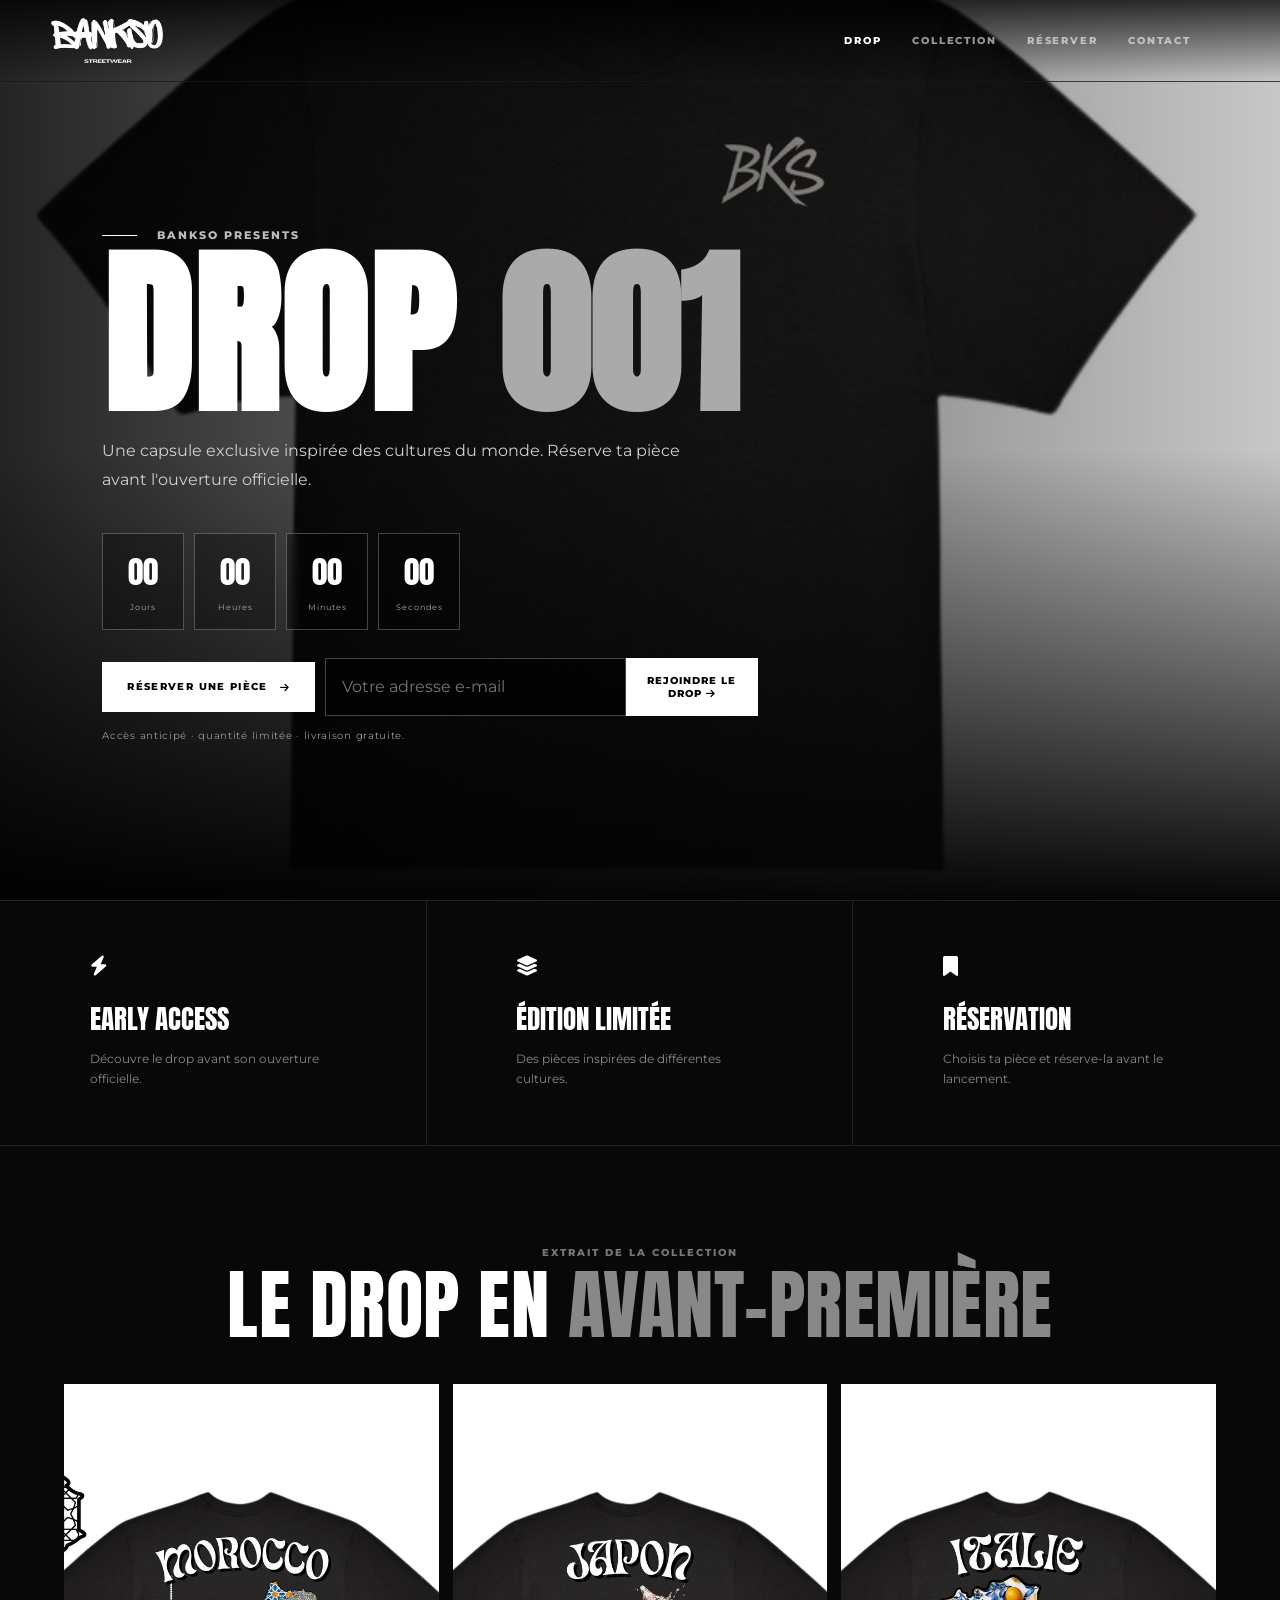
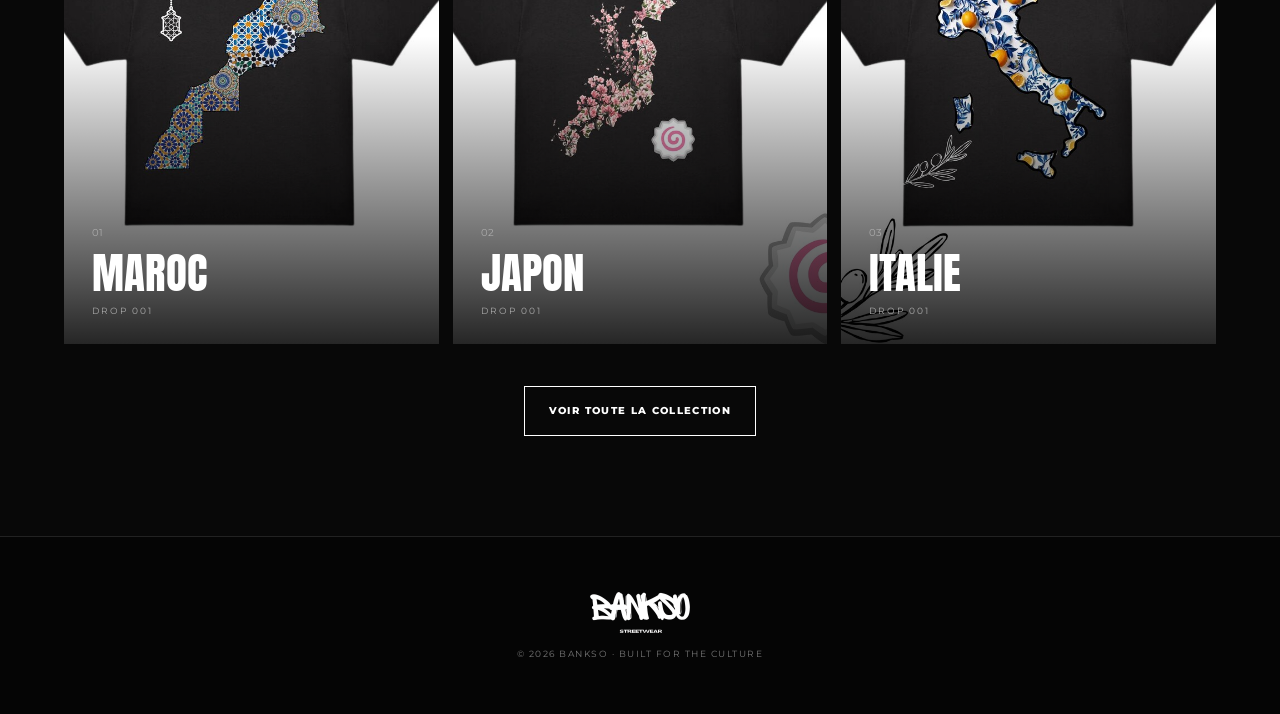
<file: bankso_work/index.html>
<!doctype html>
<html lang="fr">
<head>
<meta charset="utf-8"><meta name="viewport" content="width=device-width, initial-scale=1, viewport-fit=cover">
<meta name="theme-color" content="#070707">
<meta name="description" content="BANKSO — Drop 001. Découvre la capsule et réserve ta pièce.">
<title>BANKSO — Drop 001</title>
<link rel="preconnect" href="https://fonts.googleapis.com"><link rel="preconnect" href="https://fonts.gstatic.com" crossorigin>
<link href="https://fonts.googleapis.com/css2?family=Anton&family=Montserrat:wght@400;500;600;700;800&display=swap" rel="stylesheet">
<link rel="stylesheet" href="https://cdnjs.cloudflare.com/ajax/libs/font-awesome/6.7.1/css/all.min.css">
<link rel="stylesheet" href="css/shared.css"><link rel="stylesheet" href="css/drop.css">
<script src="js/config.js" defer></script><script src="js/site.js" defer></script><script src="js/drop.js" defer></script>
</head>
<body>
<div class="video-container"><video autoplay muted loop playsinline poster="images/front-bks.jpg"><source src="images/drop.mp4" type="video/mp4"></video><div class="overlay"></div></div>
<header class="site-header">
<a class="logo" href="index.html" aria-label="BANKSO"><img src="images/logo.png" alt="BANKSO"></a>
<button class="menu-toggle" type="button" aria-label="Ouvrir le menu" aria-expanded="false"><i class="fa-solid fa-bars"></i></button>
<nav aria-label="Navigation principale"><a class="active" href="index.html">DROP</a><a href="collection.html">COLLECTION</a><a href="reservation.html">RÉSERVER</a><a href="contact.html">CONTACT</a></nav>
<div class="header-icons"><a href="reservation.html" aria-label="Réservations"><i class="fa-regular fa-bookmark"></i><span class="reservation-count">0</span></a></div>
</header>
<main>
<section class="hero">
<p class="eyebrow"><span></span>BANKSO PRESENTS</p><h1>DROP <em>001</em></h1>
<p class="lead">Une capsule exclusive inspirée des cultures du monde. Réserve ta pièce avant l'ouverture officielle.</p>
<div class="countdown" aria-label="Compte à rebours"><div class="time"><strong id="days">00</strong><span>Jours</span></div><div class="time"><strong id="hours">00</strong><span>Heures</span></div><div class="time"><strong id="minutes">00</strong><span>Minutes</span></div><div class="time"><strong id="seconds">00</strong><span>Secondes</span></div></div>
<div class="hero-actions"><a class="btn btn-primary" href="reservation.html">RÉSERVER UNE PIÈCE <i class="fa-solid fa-arrow-right"></i></a>
<form class="waitlist" id="waitlist-form"><label class="sr-only" for="waitlist-email">Votre e-mail</label><input id="waitlist-email" name="email" type="email" autocomplete="email" placeholder="Votre adresse e-mail" required><button type="submit">REJOINDRE LE DROP <i class="fa-solid fa-arrow-right"></i></button></form></div>
<p class="confirmation" id="waitlist-confirmation">Accès anticipé · quantité limitée · livraison gratuite.</p>
</section>
<section class="features"><article class="feature"><i class="fa-solid fa-bolt"></i><h2>EARLY ACCESS</h2><p>Découvre le drop avant son ouverture officielle.</p></article><article class="feature"><i class="fa-solid fa-layer-group"></i><h2>ÉDITION LIMITÉE</h2><p>Des pièces inspirées de différentes cultures.</p></article><article class="feature"><i class="fa-solid fa-bookmark"></i><h2>RÉSERVATION</h2><p>Choisis ta pièce et réserve-la avant le lancement.</p></article></section>
<section class="preview" id="preview"><div class="section-heading"><p>EXTRAIT DE LA COLLECTION</p><h2>LE DROP EN <span>AVANT-PREMIÈRE</span></h2></div>
<div class="preview-grid">
<article class="product"><img src="images/back-morocco.jpg" alt="BANKSO Maroc"><div class="product-overlay"><span>01</span><h3>MAROC</h3><p>DROP 001</p></div></article>
<article class="product"><img src="images/back-japan.jpg" alt="BANKSO Japon"><div class="product-overlay"><span>02</span><h3>JAPON</h3><p>DROP 001</p></div></article>
<article class="product"><img src="images/back-italy.jpg" alt="BANKSO Italie"><div class="product-overlay"><span>03</span><h3>ITALIE</h3><p>DROP 001</p></div></article>
</div><div class="center-action"><a class="btn btn-outline" href="collection.html">VOIR TOUTE LA COLLECTION</a></div></section>
</main><footer><img src="images/logo.png" alt="BANKSO"><p>© 2026 BANKSO · BUILT FOR THE CULTURE</p></footer>
</body></html>
</file>
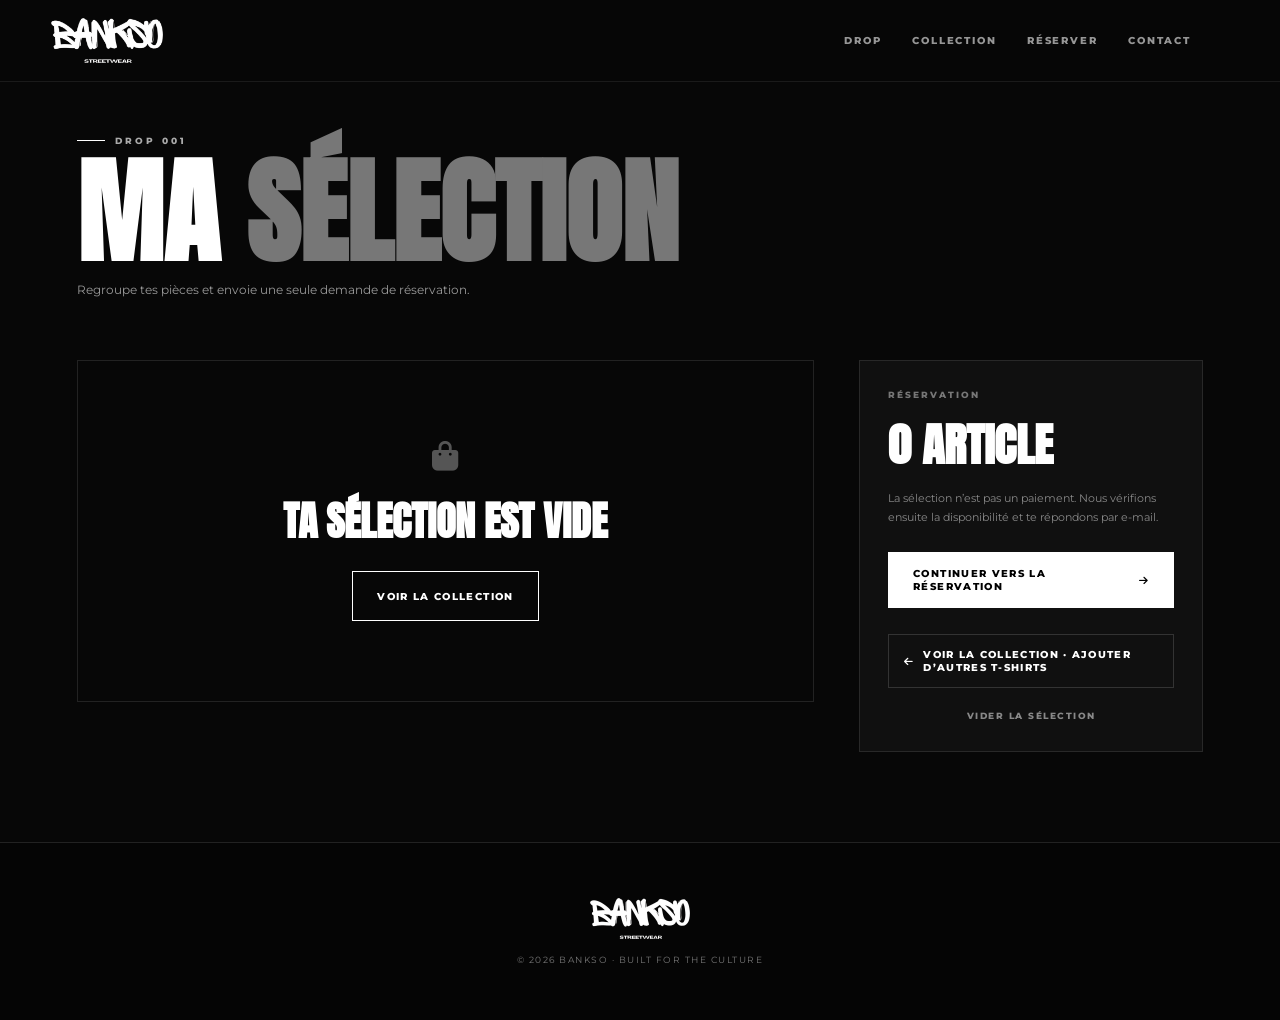
<file: bankso_work/cart.html>
<!doctype html><html lang="fr"><head><meta charset="utf-8"><meta name="viewport" content="width=device-width,initial-scale=1,viewport-fit=cover"><title>BANKSO — Ma sélection</title><link rel="preconnect" href="https://fonts.googleapis.com"><link rel="preconnect" href="https://fonts.gstatic.com" crossorigin><link href="https://fonts.googleapis.com/css2?family=Anton&family=Montserrat:wght@400;500;600;700;800&display=swap" rel="stylesheet"><link rel="stylesheet" href="https://cdnjs.cloudflare.com/ajax/libs/font-awesome/6.7.1/css/all.min.css"><link rel="stylesheet" href="css/shared.css"><link rel="stylesheet" href="css/cart.css"><script src="js/site.js" defer></script><script src="js/cart.js" defer></script></head><body><header class="site-header solid-header"><a class="logo" href="index.html"><img src="images/logo.png" alt="BANKSO"></a><button class="menu-toggle" type="button" aria-label="Menu" aria-expanded="false"><i class="fa-solid fa-bars"></i></button><nav><a href="index.html">DROP</a><a href="collection.html">COLLECTION</a><a href="reservation.html">RÉSERVER</a><a href="contact.html">CONTACT</a></nav></header><main class="cart-page"><section class="cart-head"><p class="eyebrow"><span></span> DROP 001</p><h1>MA <em>SÉLECTION</em></h1><p>Regroupe tes pièces et envoie une seule demande de réservation.</p></section><section class="cart-layout"><div id="bag-items"></div><aside class="cart-card"><p>RÉSERVATION</p><h2 id="bag-count">0 ARTICLE</h2><p>La sélection n’est pas un paiement. Nous vérifions ensuite la disponibilité et te répondons par e-mail.</p><a class="btn btn-primary" href="reservation.html">CONTINUER VERS LA RÉSERVATION <i class="fa-solid fa-arrow-right"></i></a><a class="collection-back" href="collection.html"><i class="fa-solid fa-arrow-left"></i> VOIR LA COLLECTION · AJOUTER D’AUTRES T-SHIRTS</a><button class="clear" id="clear">VIDER LA SÉLECTION</button></aside></section></main><footer><img src="images/logo.png" alt="BANKSO"><p>© 2026 BANKSO · BUILT FOR THE CULTURE</p></footer></body></html>
</file>
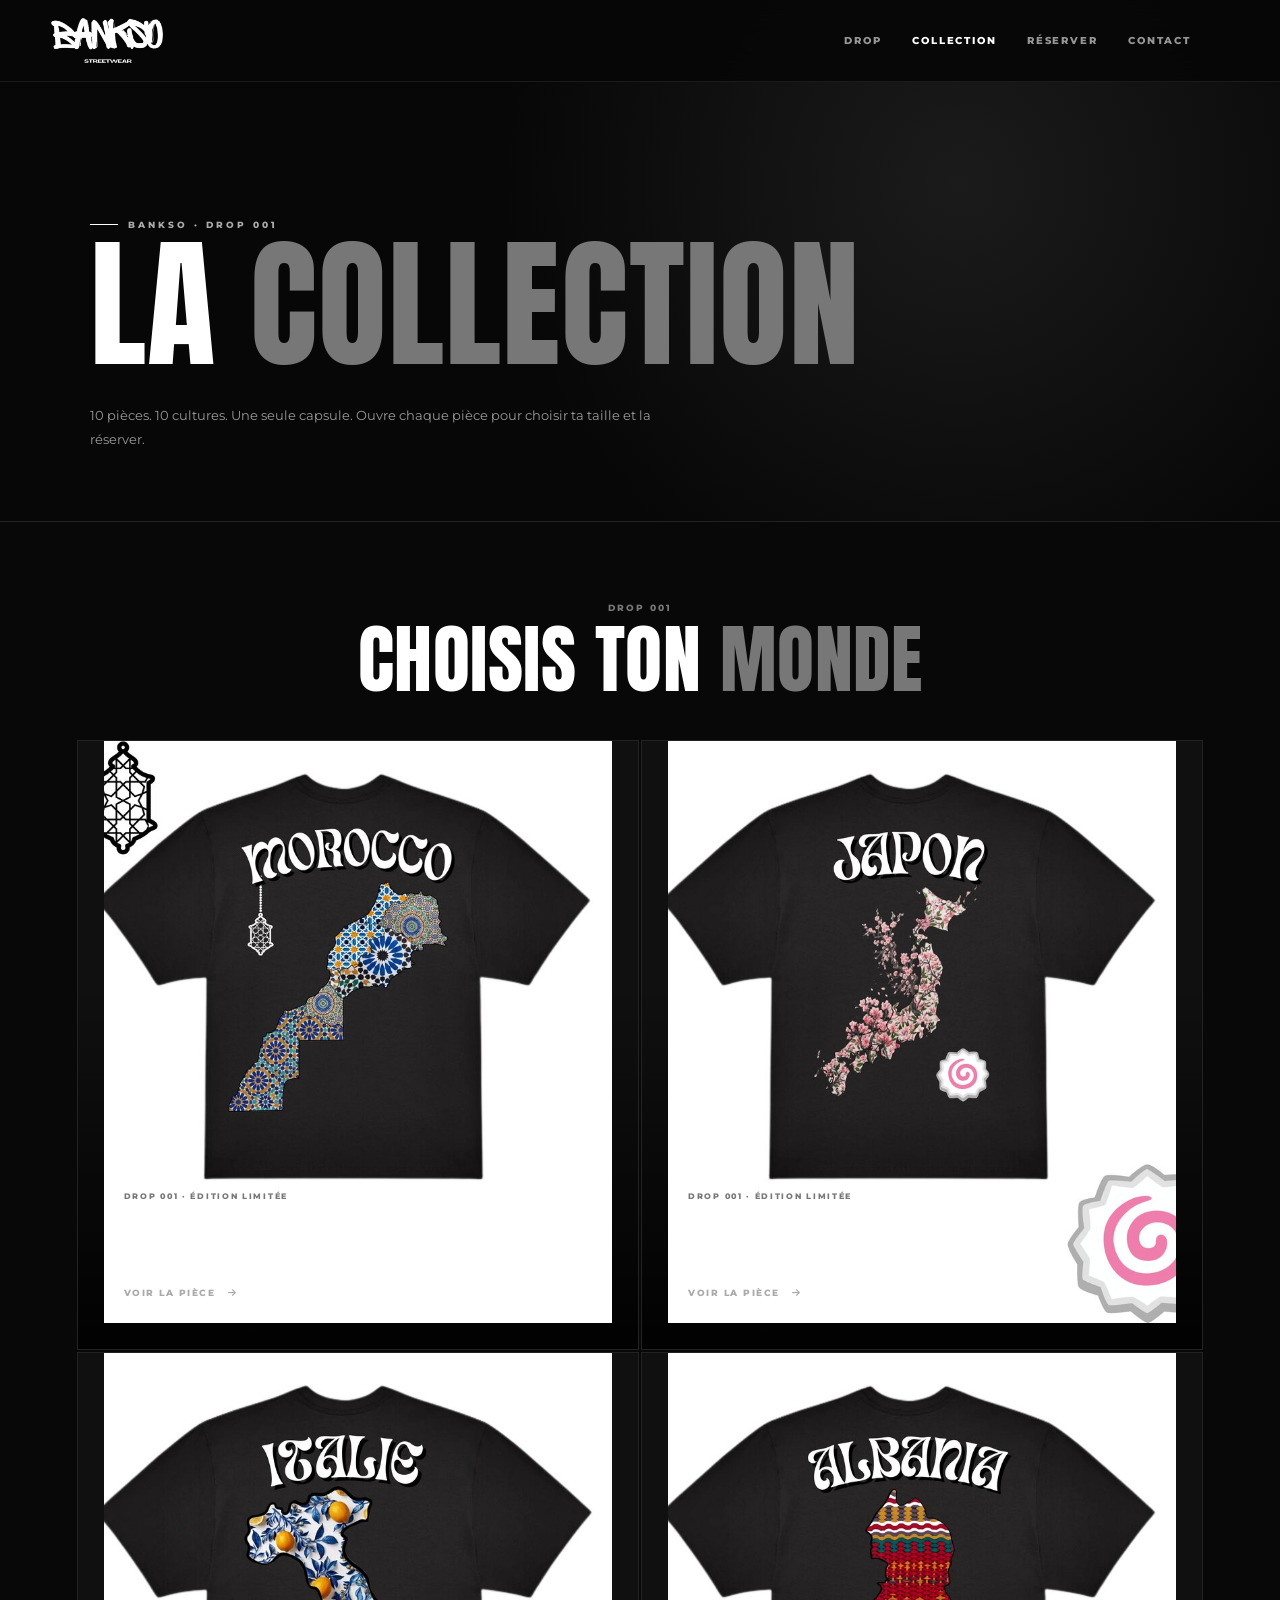
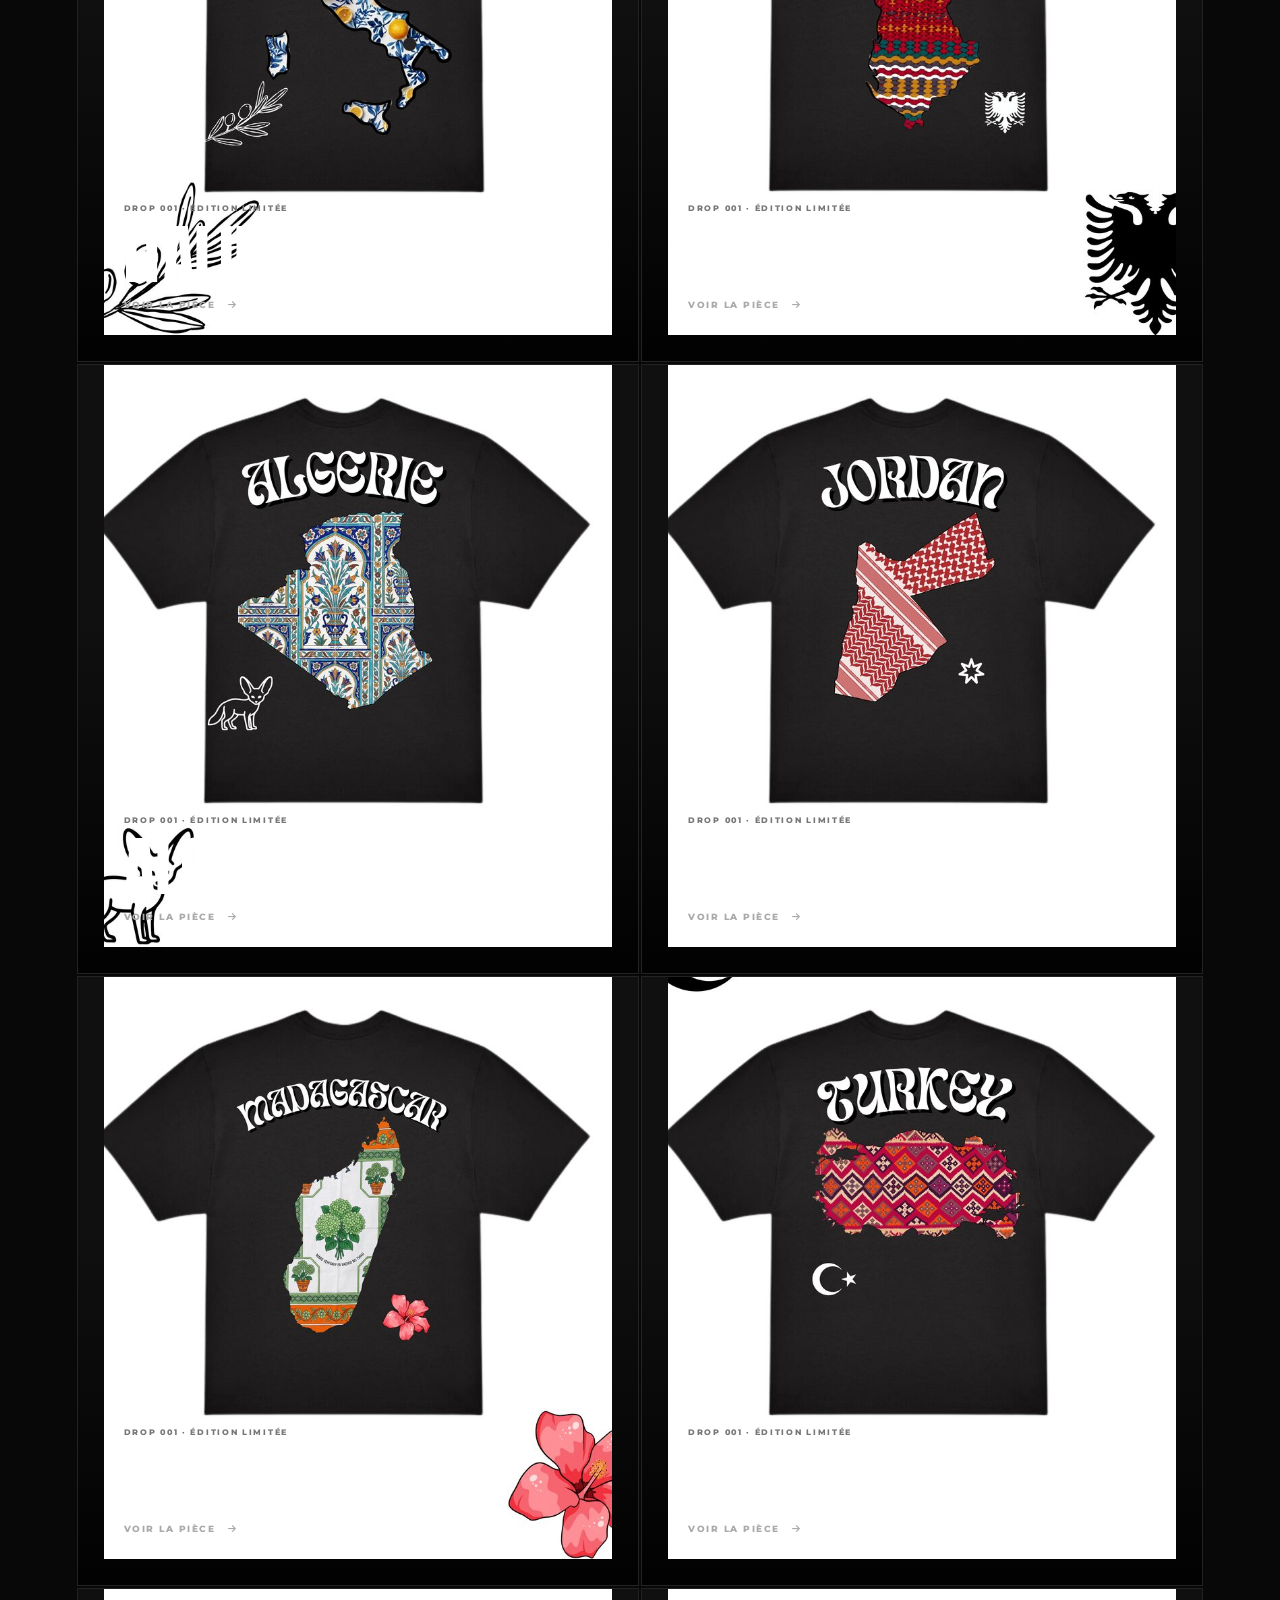
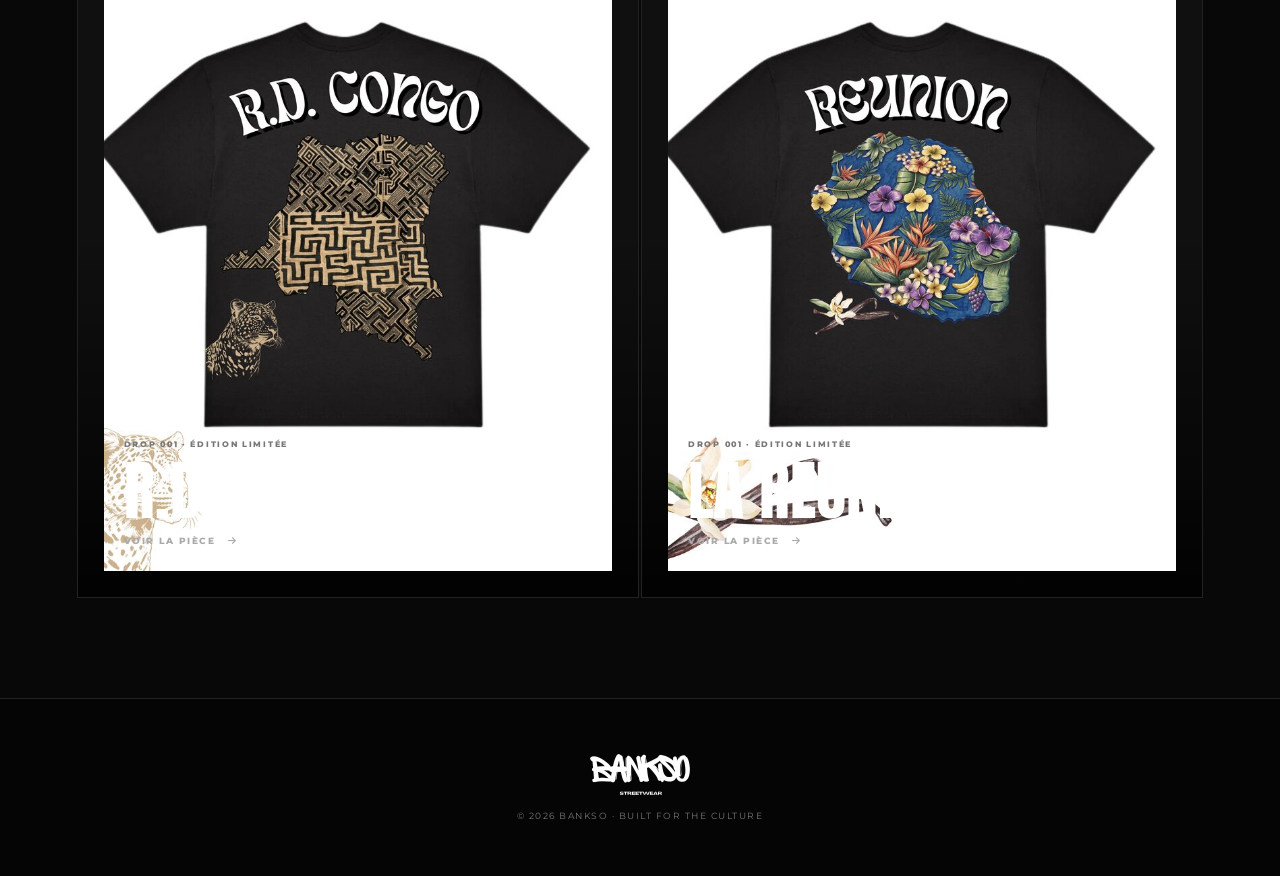
<file: bankso_work/collection.html>
<!doctype html><html lang="fr"><head><meta charset="utf-8"><meta name="viewport" content="width=device-width,initial-scale=1,viewport-fit=cover"><meta name="theme-color" content="#070707"><title>BANKSO — Collection</title><link rel="preconnect" href="https://fonts.googleapis.com"><link rel="preconnect" href="https://fonts.gstatic.com" crossorigin><link href="https://fonts.googleapis.com/css2?family=Anton&family=Montserrat:wght@400;500;600;700;800&display=swap" rel="stylesheet"><link rel="stylesheet" href="https://cdnjs.cloudflare.com/ajax/libs/font-awesome/6.7.1/css/all.min.css"><link rel="stylesheet" href="css/shared.css"><link rel="stylesheet" href="css/pages.css"><script src="js/site.js" defer></script></head><body><header class="site-header solid-header"><a class="logo" href="index.html"><img src="images/logo.png" alt="BANKSO"></a><button class="menu-toggle" type="button" aria-label="Menu" aria-expanded="false"><i class="fa-solid fa-bars"></i></button><nav><a href="index.html">DROP</a><a class="active" href="collection.html">COLLECTION</a><a href="reservation.html">RÉSERVER</a><a href="contact.html">CONTACT</a></nav></header><main><section class="page-hero collection-hero"><p class="eyebrow"><span></span>BANKSO · DROP 001</p><h1>LA <em>COLLECTION</em></h1><p>10 pièces. 10 cultures. Une seule capsule. Ouvre chaque pièce pour choisir ta taille et la réserver.</p></section><section class="catalog"><div class="section-heading"><p>DROP 001</p><h2>CHOISIS TON <span>MONDE</span></h2></div><div class="catalog-grid"><a class="catalog-card" href="product.html?id=maroc" data-reveal><div class="catalog-image"><img src="images/back-morocco.jpg" alt="BANKSO MAROC"><span>01</span></div><div><small>DROP 001 · ÉDITION LIMITÉE</small><h3>MAROC</h3><p>VOIR LA PIÈCE <i class="fa-solid fa-arrow-right"></i></p></div></a>
<a class="catalog-card" href="product.html?id=japon" data-reveal><div class="catalog-image"><img src="images/back-japan.jpg" alt="BANKSO JAPON"><span>02</span></div><div><small>DROP 001 · ÉDITION LIMITÉE</small><h3>JAPON</h3><p>VOIR LA PIÈCE <i class="fa-solid fa-arrow-right"></i></p></div></a>
<a class="catalog-card" href="product.html?id=italie" data-reveal><div class="catalog-image"><img src="images/back-italy.jpg" alt="BANKSO ITALIE"><span>03</span></div><div><small>DROP 001 · ÉDITION LIMITÉE</small><h3>ITALIE</h3><p>VOIR LA PIÈCE <i class="fa-solid fa-arrow-right"></i></p></div></a>
<a class="catalog-card" href="product.html?id=albanie" data-reveal><div class="catalog-image"><img src="images/back-albania.jpg" alt="BANKSO ALBANIE"><span>04</span></div><div><small>DROP 001 · ÉDITION LIMITÉE</small><h3>ALBANIE</h3><p>VOIR LA PIÈCE <i class="fa-solid fa-arrow-right"></i></p></div></a>
<a class="catalog-card" href="product.html?id=algerie" data-reveal><div class="catalog-image"><img src="images/back-algeria-zellige.jpg" alt="BANKSO ALGÉRIE"><span>05</span></div><div><small>DROP 001 · ÉDITION LIMITÉE</small><h3>ALGÉRIE</h3><p>VOIR LA PIÈCE <i class="fa-solid fa-arrow-right"></i></p></div></a>
<a class="catalog-card" href="product.html?id=jordanie" data-reveal><div class="catalog-image"><img src="images/back-jordan.jpg" alt="BANKSO JORDANIE"><span>06</span></div><div><small>DROP 001 · ÉDITION LIMITÉE</small><h3>JORDANIE</h3><p>VOIR LA PIÈCE <i class="fa-solid fa-arrow-right"></i></p></div></a>
<a class="catalog-card" href="product.html?id=madagascar" data-reveal><div class="catalog-image"><img src="images/back-madagascar.jpg" alt="BANKSO MADAGASCAR"><span>07</span></div><div><small>DROP 001 · ÉDITION LIMITÉE</small><h3>MADAGASCAR</h3><p>VOIR LA PIÈCE <i class="fa-solid fa-arrow-right"></i></p></div></a>
<a class="catalog-card" href="product.html?id=turquie" data-reveal><div class="catalog-image"><img src="images/back-turkey.jpg" alt="BANKSO TURQUIE"><span>08</span></div><div><small>DROP 001 · ÉDITION LIMITÉE</small><h3>TURQUIE</h3><p>VOIR LA PIÈCE <i class="fa-solid fa-arrow-right"></i></p></div></a>
<a class="catalog-card" href="product.html?id=rdc" data-reveal><div class="catalog-image"><img src="images/back-rdcongo.jpg" alt="BANKSO R.D. CONGO"><span>09</span></div><div><small>DROP 001 · ÉDITION LIMITÉE</small><h3>R.D. CONGO</h3><p>VOIR LA PIÈCE <i class="fa-solid fa-arrow-right"></i></p></div></a>
<a class="catalog-card" href="product.html?id=reunion" data-reveal><div class="catalog-image"><img src="images/back-reunion.jpg" alt="BANKSO LA RÉUNION"><span>10</span></div><div><small>DROP 001 · ÉDITION LIMITÉE</small><h3>LA RÉUNION</h3><p>VOIR LA PIÈCE <i class="fa-solid fa-arrow-right"></i></p></div></a></div></section></main><footer><img src="images/logo.png" alt="BANKSO"><p>© 2026 BANKSO · BUILT FOR THE CULTURE</p></footer></body></html>
</file>
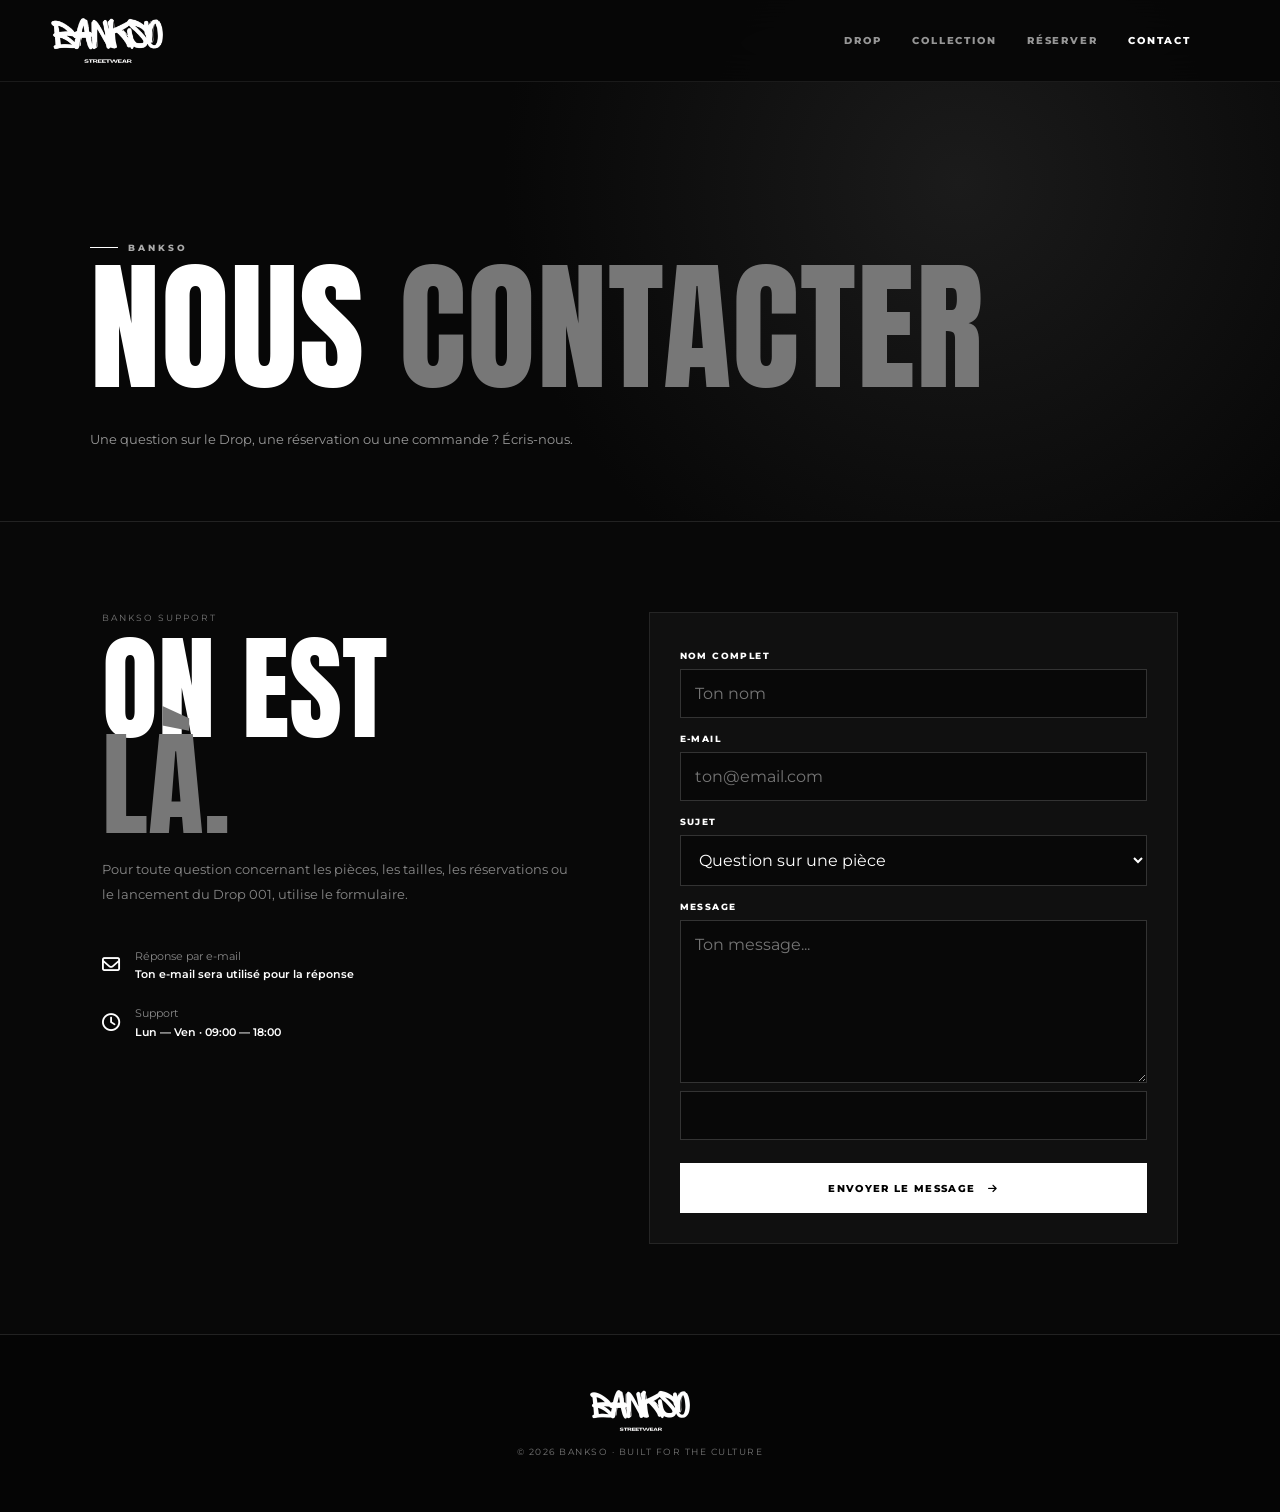
<file: bankso_work/contact.html>
<!doctype html><html lang="fr"><head><meta charset="utf-8"><meta name="viewport" content="width=device-width, initial-scale=1, viewport-fit=cover"><meta name="theme-color" content="#080808"><title>BANKSO — Contact</title><link rel="preconnect" href="https://fonts.googleapis.com"><link rel="preconnect" href="https://fonts.gstatic.com" crossorigin><link href="https://fonts.googleapis.com/css2?family=Anton&family=Montserrat:wght@400;500;600;700;800&display=swap" rel="stylesheet"><link rel="stylesheet" href="https://cdnjs.cloudflare.com/ajax/libs/font-awesome/6.7.1/css/all.min.css"><link rel="stylesheet" href="css/shared.css"><link rel="stylesheet" href="css/pages.css"><script src="js/config.js" defer></script><script src="js/site.js" defer></script><script src="js/contact.js" defer></script></head><body>
<header class="site-header solid-header"><a class="logo" href="index.html"><img src="images/logo.png" alt="BANKSO"></a><button class="menu-toggle" type="button" aria-label="Ouvrir le menu" aria-expanded="false"><i class="fa-solid fa-bars"></i></button><nav><a href="index.html">DROP</a><a href="collection.html">COLLECTION</a><a href="reservation.html">RÉSERVER</a><a class="active" href="contact.html">CONTACT</a></nav><div class="header-icons"><a href="reservation.html" aria-label="Réservations"><i class="fa-regular fa-bookmark"></i><span class="reservation-count">0</span></a></div></header>
<main><section class="page-hero contact-hero"><p class="eyebrow"><span></span>BANKSO</p><h1>NOUS <em>CONTACTER</em></h1><p>Une question sur le Drop, une réservation ou une commande ? Écris-nous.</p></section>
<section class="contact-section"><div class="contact-info"><p class="mini-label">BANKSO SUPPORT</p><h2>ON EST<br><span>LÀ.</span></h2><p>Pour toute question concernant les pièces, les tailles, les réservations ou le lancement du Drop 001, utilise le formulaire.</p><div class="contact-details"><div><i class="fa-regular fa-envelope"></i><span>Réponse par e-mail<br><strong>Ton e-mail sera utilisé pour la réponse</strong></span></div><div><i class="fa-regular fa-clock"></i><span>Support<br><strong>Lun — Ven · 09:00 — 18:00</strong></span></div></div></div>
<form class="contact-form" id="contact-form"><label for="contact-name">NOM COMPLET</label><input id="contact-name" name="name" type="text" autocomplete="name" required placeholder="Ton nom"><label for="contact-email">E-MAIL</label><input id="contact-email" name="email" type="email" autocomplete="email" required placeholder="ton@email.com"><label for="contact-subject">SUJET</label><select id="contact-subject" name="subject"><option>Question sur une pièce</option><option>Réservation</option><option>Commande</option><option>Autre demande</option></select><label for="contact-message">MESSAGE</label><textarea id="contact-message" name="message" rows="7" required placeholder="Ton message..."></textarea><div class="honeypot" aria-hidden="true"><input name="website" tabindex="-1" autocomplete="off"></div><button class="btn btn-primary full" type="submit">ENVOYER LE MESSAGE <i class="fa-solid fa-arrow-right"></i></button><p class="form-success" id="contact-success" role="status" aria-live="polite"></p><p class="form-error" id="contact-error"></p></form></section></main><footer><img src="images/logo.png" alt="BANKSO"><p>© 2026 BANKSO · BUILT FOR THE CULTURE</p></footer></body></html>
</file>
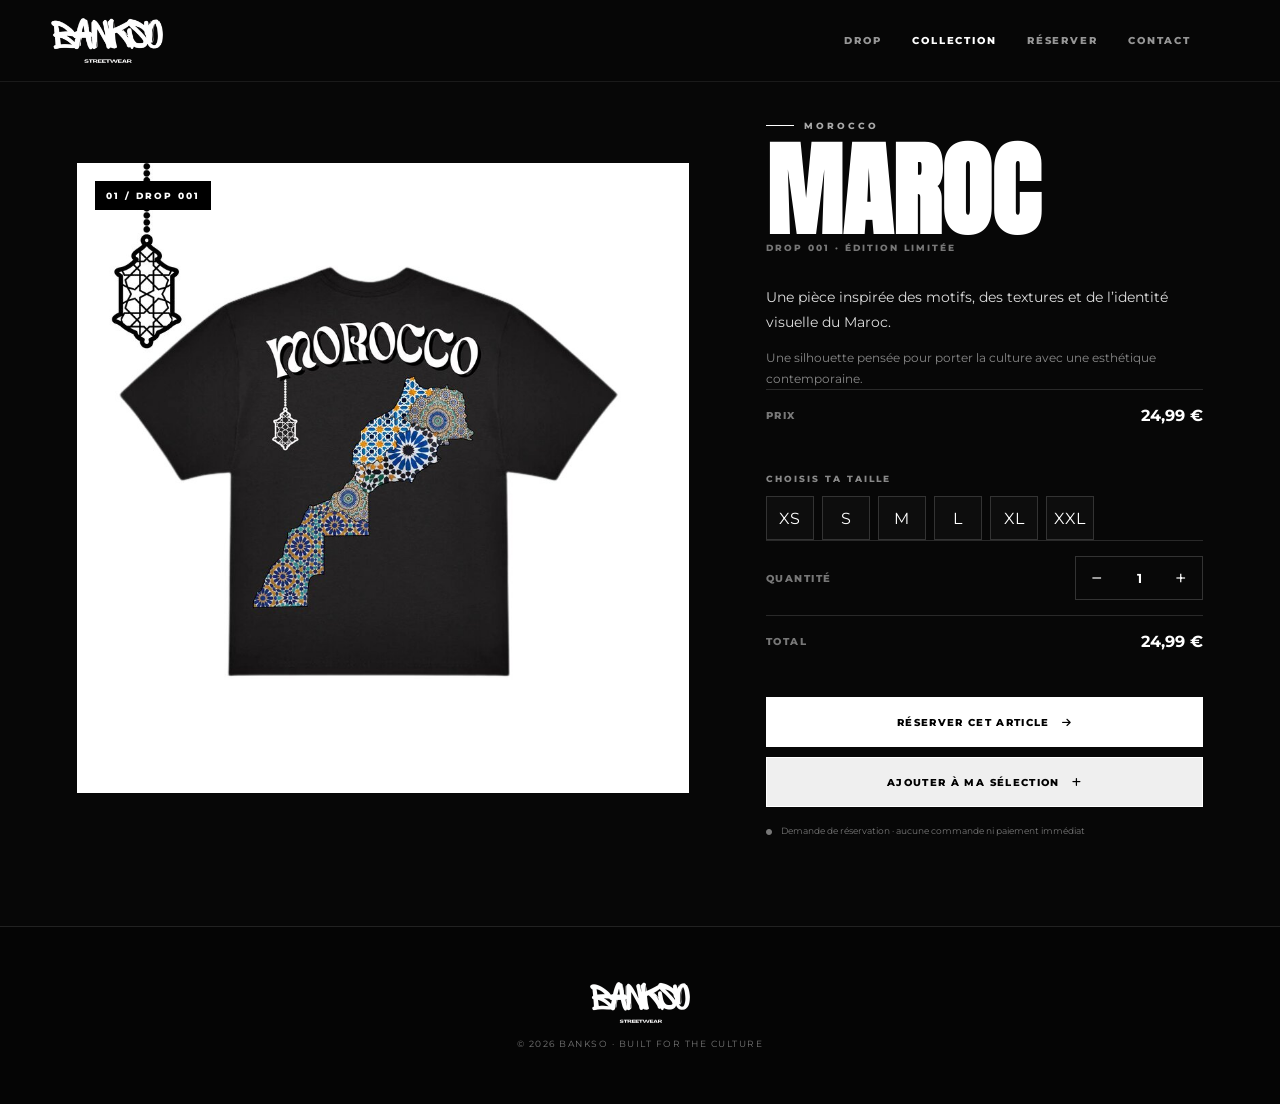
<file: bankso_work/product.html>
<!doctype html><html lang="fr"><head><meta charset="utf-8"><meta name="viewport" content="width=device-width,initial-scale=1,viewport-fit=cover"><meta name="theme-color" content="#070707"><title>BANKSO — Pièce</title><link rel="preconnect" href="https://fonts.googleapis.com"><link rel="preconnect" href="https://fonts.gstatic.com" crossorigin><link href="https://fonts.googleapis.com/css2?family=Anton&family=Montserrat:wght@400;500;600;700;800&display=swap" rel="stylesheet"><link rel="stylesheet" href="https://cdnjs.cloudflare.com/ajax/libs/font-awesome/6.7.1/css/all.min.css"><link rel="stylesheet" href="css/shared.css"><link rel="stylesheet" href="css/product.css"><script src="js/products.js" defer></script><script src="js/site.js" defer></script><script src="js/product.js" defer></script></head><body><header class="site-header solid-header"><a class="logo" href="index.html"><img src="images/logo.png" alt="BANKSO"></a><button class="menu-toggle" type="button" aria-label="Menu" aria-expanded="false"><i class="fa-solid fa-bars"></i></button><nav><a href="index.html">DROP</a><a class="active" href="collection.html">COLLECTION</a><a href="reservation.html">RÉSERVER</a><a href="contact.html">CONTACT</a></nav></header><main id="product-root"></main><footer><img src="images/logo.png" alt="BANKSO"><p>© 2026 BANKSO · BUILT FOR THE CULTURE</p></footer></body></html>
</file>
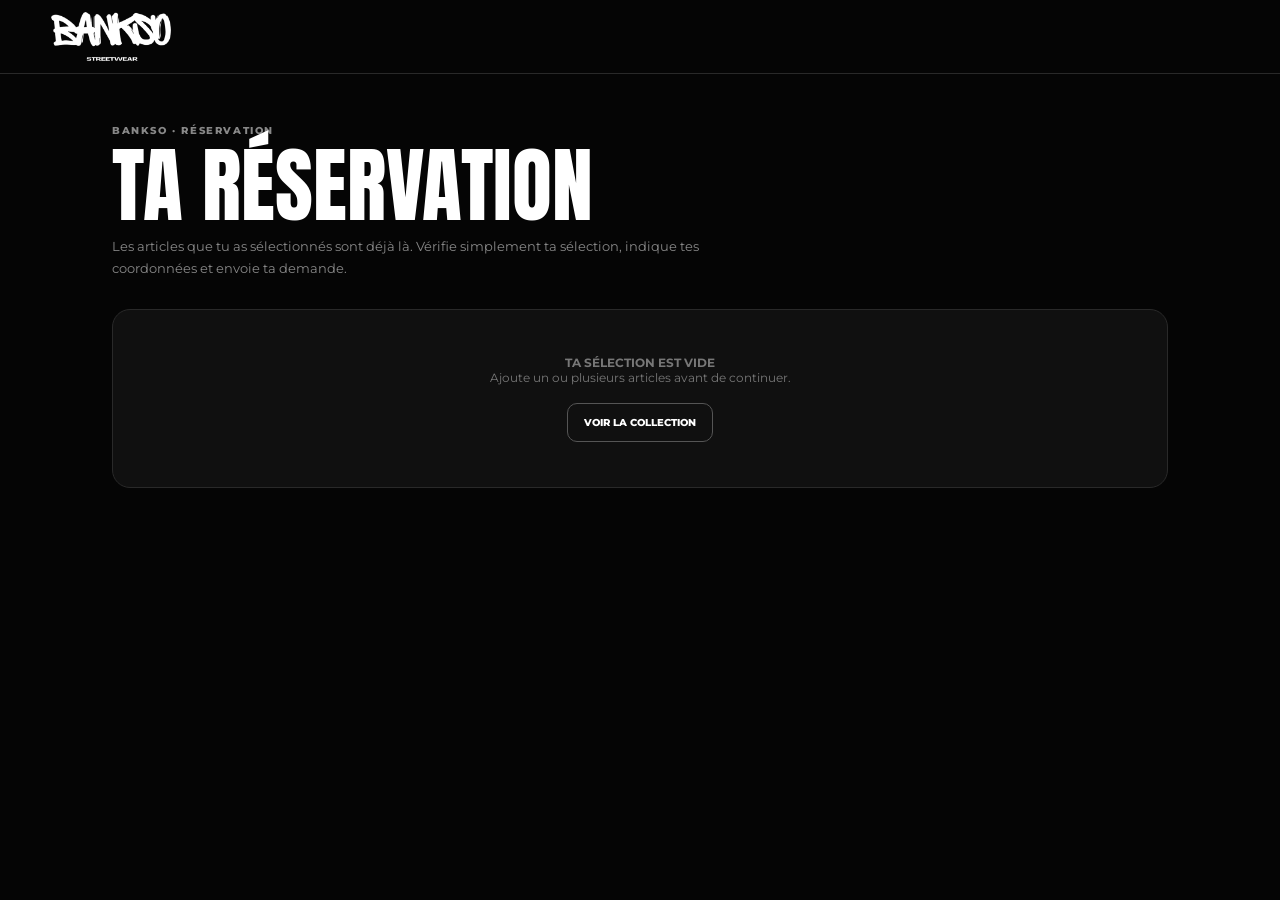
<file: bankso_work/reservation.html>
<!doctype html>
<html lang="fr">
<head>
<meta charset="utf-8">
<meta name="viewport" content="width=device-width,initial-scale=1">
<title>BANKSO — Réservation</title>
<link rel="preconnect" href="https://fonts.googleapis.com">
<link rel="preconnect" href="https://fonts.gstatic.com" crossorigin>
<link href="https://fonts.googleapis.com/css2?family=Anton&family=Montserrat:wght@400;500;600;700;800&display=swap" rel="stylesheet">
<link rel="stylesheet" href="css/shared.css">
<script src="js/config.js"></script>
<style>
*{box-sizing:border-box}
body{margin:0;background:#050505;color:#fff;font-family:Montserrat,Arial,sans-serif}
a{color:inherit;text-decoration:none}
.site-header{height:74px;background:#050505;border-bottom:1px solid #292929;display:flex;align-items:center;padding:0 4vw;position:sticky;top:0;z-index:50}
.site-header .logo img{width:120px;display:block;filter:grayscale(1) brightness(0) invert(1)}
.menu-toggle{margin-left:auto;background:none;border:0;color:#fff;font-size:23px;cursor:pointer;padding:8px}
.site-header nav{position:absolute;right:4vw;top:74px;width:280px;background:#080808;border:1px solid #292929;display:none;flex-direction:column}
.site-header nav.open{display:flex}
.site-header nav a{padding:17px 22px;color:#999;font-weight:800;font-size:13px;letter-spacing:.12em}
.site-header nav a:hover,.site-header nav a.active{color:#fff;background:#111}

.page{max-width:1100px;margin:auto;padding:50px 22px 80px}
.intro{margin-bottom:30px}
.eyebrow{font-size:10px;letter-spacing:.16em;color:#888;text-transform:uppercase}
h1{font-family:Anton,Arial,sans-serif;font-size:clamp(48px,8vw,82px);font-weight:400;line-height:.95;margin:10px 0}
.intro p{color:#888;max-width:620px;font-size:13px;line-height:1.7;margin:0}
.layout{display:grid;grid-template-columns:1.25fr .75fr;gap:20px;align-items:start}
.card{background:#101010;border:1px solid #292929;border-radius:18px;padding:24px}
.card h2{font-size:15px;letter-spacing:.08em;margin:0 0 18px}
.items{display:grid;gap:10px}
.item{display:grid;grid-template-columns:92px 1fr auto;gap:15px;align-items:center;background:#090909;border:1px solid #292929;border-radius:14px;padding:10px}
.item img{width:92px;height:105px;object-fit:contain;background:#151515;border-radius:9px}
.item-name{font-size:15px;font-weight:800;letter-spacing:.03em}
.item-meta{font-size:10px;color:#777;margin-top:6px;text-transform:uppercase;letter-spacing:.08em}
.item-price{font-size:13px;font-weight:800;white-space:nowrap}
.remove{margin-top:9px;background:none;border:0;padding:0;color:#777;font-size:9px;cursor:pointer;text-transform:uppercase}
.remove:hover{color:#fff}
.empty{padding:45px 10px;text-align:center;color:#777;font-size:12px}
.empty a{display:inline-block;margin-top:18px;border:1px solid #555;padding:12px 16px;color:#fff;border-radius:10px;font-size:10px;font-weight:800}
.summary{position:sticky;top:95px}
.summary-row{display:flex;justify-content:space-between;padding:12px 0;border-bottom:1px solid #292929;font-size:11px}
.summary-row span{color:#777}.summary-row strong{font-size:12px}
.total{display:flex;justify-content:space-between;padding:18px 0 6px;font-size:16px;font-weight:800}
.total strong{font-size:20px}
.notice{font-size:9px;color:#777;line-height:1.6;margin:15px 0 0}
.form{margin-top:20px}
.form h2{margin-bottom:5px}
.form .sub{color:#777;font-size:10px;line-height:1.6;margin:0 0 16px}
.fields{display:grid;grid-template-columns:1fr 1fr;gap:10px}
.field.full{grid-column:1/-1}
.field label{display:block;color:#aaa;font-size:10px;margin-bottom:6px}
input,textarea{width:100%;background:#080808;border:1px solid #303030;border-radius:10px;color:#fff;padding:13px;outline:none}
input:focus,textarea:focus{border-color:#fff}
textarea{min-height:80px;resize:vertical}
.consent{display:flex;gap:8px;color:#777;font-size:9px;line-height:1.5;margin:14px 0}
.consent input{width:auto;margin-top:2px}
.submit{width:100%;border:0;background:#fff;color:#000;border-radius:11px;padding:15px;font-weight:800;letter-spacing:.05em;cursor:pointer}
.submit:disabled{opacity:.5;cursor:wait}
.success,.error{display:none;margin-top:12px;padding:13px;border-radius:10px;font-size:10px;line-height:1.5}
.success{background:#151515;border:1px solid #555;color:#fff}
.confirmation{display:flex;gap:14px;align-items:flex-start;margin-top:16px;padding:18px;border-radius:14px}
.confirmation-icon{width:34px;height:34px;border:1px solid #777;border-radius:50%;display:flex;align-items:center;justify-content:center;flex:0 0 34px;font-weight:800}
.confirmation strong{display:block;font-size:12px;letter-spacing:.1em;margin-bottom:5px}
.confirmation p{margin:0 0 5px;color:#fff;font-size:12px;line-height:1.5}
.confirmation small{display:block;color:#888;font-size:10px;line-height:1.6}

.error{background:#180d0d;border:1px solid #663b3b;color:#ffb0b0}
.back{display:inline-block;color:#888;font-size:10px;margin-top:15px;text-decoration:underline;text-underline-offset:3px}
@media(max-width:800px){
 .site-header{height:66px;padding:0 18px}.site-header .logo img{width:105px}
 .site-header nav{top:66px;left:0;right:0;width:100%;border-left:0;border-right:0}
 .page{padding:38px 16px 60px}.layout{grid-template-columns:1fr}
 .summary{position:static;order:-1}.fields{grid-template-columns:1fr}.field.full{grid-column:auto}
}
@media(max-width:480px){.item{grid-template-columns:72px 1fr}.item img{width:72px;height:90px}.item-price{grid-column:2}.card{padding:18px}}
</style>
</head>
<body>
<header class="site-header solid-header">
  <a class="logo" href="index.html"><img src="images/logo.png" alt="BANKSO"></a>
  <button class="menu-toggle" id="menuToggle" type="button" aria-label="Menu" aria-expanded="false"><i class="fa-solid fa-bars">☰</i></button>
  <nav id="mainNav">
    <a href="index.html">DROP</a>
    <a href="collection.html">COLLECTION</a>
    <a href="reservation.html" class="active">RÉSERVER</a>
    <a href="contact.html">CONTACT</a>
  </nav>
</header>

<main class="page">
  <section class="intro">
    <div class="eyebrow">BANKSO · RÉSERVATION</div>
    <h1>TA RÉSERVATION</h1>
    <p>Les articles que tu as sélectionnés sont déjà là. Vérifie simplement ta sélection, indique tes coordonnées et envoie ta demande.</p>
  </section>

  <div id="emptyState" class="card empty" style="display:none">
    <strong>TA SÉLECTION EST VIDE</strong>
    <div>Ajoute un ou plusieurs articles avant de continuer.</div>
    <a href="collection.html">VOIR LA COLLECTION</a>
  </div>

  <div class="layout" id="reservationLayout">
    <section>
      <div class="card">
        <h2>ARTICLES SÉLECTIONNÉS</h2>
        <div id="items" class="items"></div>
        <a class="back" href="cart.html">← Modifier ma sélection</a>
      </div>

      <div class="card form">
        <h2>TES COORDONNÉES</h2>
        <p class="sub">Tu n'as pas besoin de choisir à nouveau les articles ou les tailles.</p>
        <form id="reservationForm">
          <div class="fields">
            <div class="field">
              <label for="name">NOM COMPLET *</label>
              <input id="name" name="name" required autocomplete="name" placeholder="Ton nom et prénom">
            </div>
            <div class="field">
              <label for="email">E-MAIL *</label>
              <input id="email" name="email" type="email" required autocomplete="email" placeholder="ton@email.com">
            </div>
            <div class="field full">
              <label for="phone">TÉLÉPHONE *</label>
              <input id="phone" name="phone" required autocomplete="tel" placeholder="+32 ...">
            </div>
            <div class="field full">
              <label for="message">MESSAGE (FACULTATIF)</label>
              <textarea id="message" name="message" placeholder="Une question ou une précision ?"></textarea>
            </div>
          </div>
          <label class="consent">
            <input id="consent" type="checkbox" required>
            <span>J'accepte d'être contacté concernant cette demande de réservation.</span>
          </label>
          <button class="submit" type="submit">ENVOYER MA RÉSERVATION</button>
          <div id="success" class="success confirmation" role="status" aria-live="polite">
  <div class="confirmation-icon">✓</div>
  <div>
    <strong>RÉSERVATION ENVOYÉE</strong>
    <p>Merci ! Ta demande a bien été reçue.</p>
    <small>Nous allons vérifier la disponibilité de tes articles et te contacter prochainement pour confirmer ta réservation.</small>
  </div>
</div>
          <div id="error" class="error">L'envoi n'a pas fonctionné. Vérifie ta connexion et réessaie.</div>
        </form>
      </div>
    </section>

    <aside class="card summary">
      <h2>RÉCAPITULATIF</h2>
      <div class="summary-row"><span>ARTICLES</span><strong id="count">0</strong></div>
      <div class="summary-row"><span>PRIX PAR T-SHIRT</span><strong>24,99 €</strong></div>
      <div class="summary-row"><span>SOUS-TOTAL</span><strong id="subtotal">0,00 €</strong></div>
      <div class="total"><span>TOTAL</span><strong id="total">0,00 €</strong></div>
      <p class="notice">Aucun paiement n'est demandé ici. Ce total correspond au prix des articles sélectionnés. La disponibilité sera vérifiée avant confirmation.</p>
    </aside>
  </div>
</main>

<script>
const PRICE = 24.99;
const bagKey = 'banksoBag';

function getBag(){
  try{
    const bag = JSON.parse(localStorage.getItem(bagKey) || '[]');
    return Array.isArray(bag) ? bag : [];
  }catch(e){ return []; }
}
function money(n){ return n.toFixed(2).replace('.',',') + ' €'; }

const itemsEl=document.getElementById('items');
const countEl=document.getElementById('count');
const subtotalEl=document.getElementById('subtotal');
const totalEl=document.getElementById('total');
const emptyState=document.getElementById('emptyState');
const layout=document.getElementById('reservationLayout');

function groupItems(items){
  const grouped=[];
  const indexByKey=new Map();
  items.forEach(x=>{
    const key=String(x.name || x.product || "") + "||" + String(x.size || "");
    if(indexByKey.has(key)){
      grouped[indexByKey.get(key)].quantity += 1;
    }else{
      const copy={...x, quantity:1};
      indexByKey.set(key, grouped.length);
      grouped.push(copy);
    }
  });
  return grouped;
}

function render(){
  const bag=getBag();
  if(!bag.length){
    emptyState.style.display='block';
    layout.style.display='none';
    return;
  }
  emptyState.style.display='none';
  layout.style.display='grid';

  const grouped=groupItems(bag);
  countEl.textContent=bag.length + (bag.length>1?' articles':' article');
  subtotalEl.textContent=money(bag.length*PRICE);
  totalEl.textContent=money(bag.length*PRICE);

  itemsEl.innerHTML=grouped.map((x,i)=>`
    <article class="item">
      <img src="${x.image || 'images/logo.png'}" alt="${x.name || x.product || 'Article'}">
      <div>
        <div class="item-name">${x.name || x.product || 'Article'}</div>
        <div class="item-meta">DROP 001 · Taille ${x.size || '-'} · Quantité ${x.quantity}</div>
        <button class="remove" data-index="${i}" type="button">Retirer la sélection</button>
      </div>
      <div class="item-price">${money(PRICE*x.quantity)}</div>
    </article>
  `).join('');

  itemsEl.querySelectorAll('.remove').forEach(btn=>{
    btn.addEventListener('click',()=>{
      const groupedNow=groupItems(getBag());
      const target=groupedNow[Number(btn.dataset.index)];
      const b=getBag().filter(x =>
        !(
          String(x.name || x.product || "") === String(target.name || target.product || "") &&
          String(x.size || "") === String(target.size || "")
        )
      );
      localStorage.setItem(bagKey,JSON.stringify(b));
      render();
    });
  });
}
render();

const menuToggle=document.getElementById('menuToggle');
const mainNav=document.getElementById('mainNav');
menuToggle.addEventListener('click',()=>{
  const open=mainNav.classList.toggle('open');
  menuToggle.setAttribute('aria-expanded',open?'true':'false');
});

document.getElementById('reservationForm').addEventListener('submit',async(e)=>{
  e.preventDefault();
  const bag=getBag();
  if(!bag.length){ alert('Ta sélection est vide.'); return; }
  const btn=e.target.querySelector('.submit');
  const success=document.getElementById('success');
  const error=document.getElementById('error');
  success.style.display='none'; error.style.display='none';
  btn.disabled=true; btn.textContent='ENVOI EN COURS…';

  const formData=Object.fromEntries(new FormData(e.target).entries());
  const payload={
    type:'reservation',
    ...formData,
    items:groupItems(bag).map(x=>({
      product:x.product || x.name,
      name:x.name,
      size:x.size,
      quantity:x.quantity,
      price:PRICE,
      lineTotal:PRICE*x.quantity
    })),
    itemCount:bag.length,
    total:bag.length*PRICE,
    totalFormatted:money(bag.length*PRICE),
    timestamp:new Date().toISOString()
  };

  try{
    const endpoint=window.BANKSO_CONFIG?.GOOGLE_SCRIPT_URL || '';
    if(!endpoint) throw new Error('Google Apps Script URL manquante');
    await fetch(endpoint,{
      method:'POST',
      mode:'no-cors',
      headers:{'Content-Type':'application/json'},
      body:JSON.stringify(payload)
    });
    success.style.display='flex';
    localStorage.removeItem(bagKey);
    success.scrollIntoView({behavior:'smooth', block:'center'});
    e.target.reset();
    render();
  }catch(err){
    error.style.display='block';
  }finally{
    btn.disabled=false;
    btn.textContent='ENVOYER MA RÉSERVATION';
  }
});
</script>

</body>
</html>
</file>
<file: bankso_work/css/shared.css>
*{box-sizing:border-box;margin:0;padding:0}html{scroll-behavior:smooth}body{font-family:Montserrat,Arial,sans-serif;background:#070707;color:#fff;overflow-x:hidden}body::selection{background:#fff;color:#000}:root{--bg:#070707;--panel:#101010;--line:#252525;--muted:#969696;--white:#fff;--soft:#d9d9d9}a{color:inherit;text-decoration:none}button,input,select,textarea{font:inherit}img{max-width:100%;display:block}.site-header{position:fixed;z-index:100;top:0;left:0;width:100%;height:82px;display:flex;align-items:center;padding:0 clamp(18px,4vw,60px);background:linear-gradient(180deg,rgba(0,0,0,.78),transparent);transition:.35s;border-bottom:1px solid rgba(255,255,255,.08)}.site-header.scrolled,.solid-header{background:rgba(7,7,7,.94);backdrop-filter:blur(18px)}.logo img{width:112px}.site-header nav{display:flex;gap:clamp(18px,2.4vw,34px);margin-left:auto;margin-right:38px;font-size:10px;font-weight:800;letter-spacing:1.8px}.site-header nav a{opacity:.58;transition:.25s}.site-header nav a:hover,.site-header nav a.active{opacity:1}.header-icons{flex:0 0 auto}.header-icons a,.menu-toggle{display:none;background:none;border:0;color:#fff;font-size:22px}.btn{display:inline-flex;align-items:center;justify-content:center;gap:12px;min-height:50px;padding:14px 24px;border:1px solid #fff;font-size:10px;font-weight:800;letter-spacing:1.35px;transition:.25s;cursor:pointer}.btn-primary{background:#fff;color:#000}.btn-primary:hover{background:#d7d7d7;transform:translateY(-2px)}.btn-outline:hover{background:#fff;color:#000}.eyebrow{font-size:9px;font-weight:800;letter-spacing:3px;color:#aaa;display:flex;align-items:center;gap:10px}.eyebrow span{display:block;width:28px;height:1px;background:#fff}.section-heading>p{font-size:9px;letter-spacing:3px;color:#888;font-weight:800;margin-bottom:9px}.section-heading h2{font-family:Anton,sans-serif;font-size:clamp(36px,5vw,70px);letter-spacing:.5px;line-height:.95}.section-heading h2 span,.section-heading h2 em{font-style:normal;color:#888}.center-action{text-align:center;margin-top:42px}footer{padding:55px 20px;text-align:center;background:#050505;border-top:1px solid #222}footer img{width:100px;margin:0 auto 15px}footer p{font-size:9px;letter-spacing:1.5px;color:#777}.form-error,.form-success{display:none;padding:13px;font-size:10px;line-height:1.5}.form-error.show{display:block;background:#2a1111;color:#ffbdbd}.form-success.show{display:block;background:#eaffea;color:#173b17}[data-reveal]{opacity:0;transform:translateY(28px);transition:opacity .7s ease,transform .7s ease}[data-reveal].revealed{opacity:1;transform:none}.sr-only{position:absolute;width:1px;height:1px;overflow:hidden;clip:rect(0,0,0,0)}
@media(max-width:800px){.site-header{height:70px;padding:0 18px}.logo img{width:88px}.menu-toggle{display:block;margin-left:auto}.site-header nav{display:none;position:absolute;top:70px;left:0;width:100%;margin:0;padding:24px 20px 28px;flex-direction:column;gap:18px;background:rgba(7,7,7,.98);border-bottom:1px solid #222}.site-header nav.open{display:flex}.header-icons{margin-left:20px}.btn{width:100%;min-height:52px}footer{padding:45px 20px}}
</file>
<file: bankso_work/css/drop.css>
.video-container{position:fixed;inset:0;z-index:-2;overflow:hidden;background:#080808}.video-container video{width:100%;height:100%;object-fit:cover}.overlay{position:absolute;inset:0;background:linear-gradient(90deg,rgba(0,0,0,.86),rgba(0,0,0,.22)),linear-gradient(0deg,#080808 0%,transparent 50%)}
.hero{min-height:100svh;padding:150px clamp(20px,8vw,110px) 80px;display:flex;flex-direction:column;justify-content:center}.eyebrow{font-size:11px;font-weight:800;letter-spacing:2px;color:#bbb;margin-bottom:20px}.eyebrow span{display:inline-block;width:35px;height:1px;background:#fff;vertical-align:middle;margin-right:10px}.hero h1{font-family:Anton,sans-serif;font-size:clamp(76px,14vw,190px);line-height:.82;letter-spacing:2px}.hero h1 em,.section-heading span{font-style:normal;color:#aaa}.lead{max-width:620px;font-size:clamp(13px,1.5vw,16px);line-height:1.8;color:#d0d0d0;margin:28px 0}.countdown{display:flex;gap:10px;margin:10px 0 28px}.time{min-width:82px;padding:15px 9px;border:1px solid rgba(255,255,255,.25);text-align:center;background:rgba(0,0,0,.3);backdrop-filter:blur(5px)}.time strong{display:block;font-family:Anton;font-size:31px;font-weight:400}.time span{font-size:8px;letter-spacing:1px;color:#aaa}.hero-actions{display:flex;flex-wrap:wrap;gap:10px;align-items:center}.waitlist{display:flex;max-width:440px}.waitlist input{min-width:220px;width:100%;padding:15px 16px;border:1px solid #444;background:rgba(0,0,0,.6);color:#fff;outline:0}.waitlist button{padding:15px 18px;background:#fff;border:1px solid #fff;color:#000;font-size:10px;font-weight:800;letter-spacing:1px;cursor:pointer}.confirmation{font-size:10px;letter-spacing:.7px;color:#999;margin-top:13px}.features{display:grid;grid-template-columns:repeat(3,1fr);background:#080808;border-top:1px solid #222;border-bottom:1px solid #222}.feature{padding:55px 7vw;border-right:1px solid #222}.feature:last-child{border:0}.feature i{font-size:20px;margin-bottom:22px}.feature h2{font-family:Anton;font-size:27px;font-weight:400;margin-bottom:10px}.feature p{font-size:12px;color:#888;line-height:1.7}.preview{padding:100px 5vw;background:#080808}.section-heading{text-align:center;margin-bottom:42px}.section-heading p{font-size:10px;letter-spacing:2px;color:#777;margin-bottom:10px}.section-heading h2{font-family:Anton;font-size:clamp(40px,6vw,78px);font-weight:400}.preview-grid{display:grid;grid-template-columns:repeat(3,1fr);gap:14px}.product{position:relative;min-height:560px;overflow:hidden;background:#111}.product img{width:100%;height:100%;position:absolute;inset:0;object-fit:cover;transition:.5s}.product:hover img{transform:scale(1.04)}.product:after{content:"";position:absolute;inset:0;background:linear-gradient(transparent 45%,rgba(0,0,0,.85))}.product-overlay{position:absolute;z-index:1;bottom:28px;left:28px}.product-overlay span{font-size:10px;color:#aaa}.product-overlay h3{font-family:Anton;font-size:43px;font-weight:400}.product-overlay p{font-size:9px;letter-spacing:2px;color:#aaa}
@media(max-width:800px){.hero{min-height:100svh;padding:125px 18px 55px}.hero h1{font-size:clamp(74px,23vw,100px)}.lead{margin:22px 0}.countdown{gap:5px}.time{flex:1;min-width:0;padding:11px 4px}.time strong{font-size:25px}.time span{font-size:7px}.hero-actions{flex-direction:column;align-items:stretch}.waitlist{max-width:none;width:100%}.waitlist input{min-width:0;width:100%}.waitlist button{white-space:nowrap}.features,.preview-grid{grid-template-columns:1fr}.feature{padding:40px 25px;border-right:0;border-bottom:1px solid #222}.product{min-height:480px}.preview{padding:70px 18px}}
</file>
<file: bankso_work/css/cart.css>
.cart-page{padding:135px clamp(18px,6vw,100px) 90px;min-height:80vh}.cart-head h1{font-family:Anton;font-size:clamp(60px,9vw,125px);line-height:.85;margin:18px 0}.cart-head h1 em{font-style:normal;color:#777}.cart-head>p:last-child{max-width:560px;color:#999;font-size:12px;line-height:1.7}.cart-layout{display:grid;grid-template-columns:1.5fr .7fr;gap:45px;margin-top:60px}.bag-item{display:grid;grid-template-columns:150px 1fr;gap:20px;padding:16px 0;border-top:1px solid #252525}.bag-item img{width:150px;height:190px;object-fit:cover}.bag-item small,.cart-card>p:first-child{font-size:9px;color:#777;letter-spacing:2px;font-weight:800}.bag-item h2{font-family:Anton;font-size:48px;margin:18px 0}.remove,.clear{background:none;border:0;color:#888;font-size:9px;font-weight:800;letter-spacing:1.5px;cursor:pointer}.remove:hover,.clear:hover{color:#fff}.cart-card{border:1px solid #282828;background:#101010;padding:28px;align-self:start;position:sticky;top:105px}.cart-card h2{font-family:Anton;font-size:46px;margin:10px 0}.cart-card p:not(:first-child){font-size:11px;line-height:1.7;color:#888;margin-bottom:25px}.cart-card .btn{width:100%}.clear{width:100%;margin-top:22px}.empty-bag{text-align:center;padding:80px 20px;border:1px solid #222}.empty-bag i{font-size:30px;color:#555}.empty-bag h2{font-family:Anton;font-size:40px;margin:20px 0}.empty-bag .btn{max-width:320px}@media(max-width:800px){.cart-page{padding:100px 15px 55px}.cart-layout{grid-template-columns:1fr;margin-top:35px}.cart-card{position:static}.bag-item{grid-template-columns:105px 1fr}.bag-item img{width:105px;height:135px}.bag-item h2{font-size:34px}}

.bag-main{min-width:0}
.bag-price{font-size:10px;color:#777;letter-spacing:.5px;margin:0 0 16px}
.bag-price strong{color:#fff;font-size:13px}
.bag-quantity{display:flex;align-items:center;gap:14px;margin-bottom:14px}
.bag-quantity>span{font-size:8px;letter-spacing:1.5px;color:#777;font-weight:800}
.bag-quantity-control{display:flex;align-items:center;border:1px solid #333;background:#080808}
.bag-quantity-control button{width:34px;height:32px;background:none;border:0;color:#fff;font-size:18px;cursor:pointer}
.bag-quantity-control strong{width:34px;text-align:center;font-size:11px}
.collection-back{display:inline-flex;align-items:center;gap:9px;margin-top:26px;color:#fff;font-size:10px;font-weight:800;letter-spacing:1.3px;border:1px solid #333;padding:13px 15px}
.collection-back:hover{background:#fff;color:#000}
@media(max-width:800px){.bag-price{margin-bottom:12px}.bag-quantity{gap:10px}}
</file>
<file: bankso_work/css/pages.css>
.page-hero{min-height:560px;padding:160px clamp(20px,8vw,110px) 75px;display:flex;flex-direction:column;justify-content:center;background:radial-gradient(circle at 75% 25%,rgba(255,255,255,.08),transparent 35%),linear-gradient(180deg,#0c0c0c,#080808);border-bottom:1px solid #222}.page-hero h1{font-family:Anton,sans-serif;font-size:clamp(66px,12vw,155px);line-height:.84;font-weight:400;letter-spacing:1px}.page-hero h1 em{font-style:normal;color:#777}.page-hero>p:last-child{max-width:650px;margin-top:26px;color:#999;font-size:14px;line-height:1.8}.catalog{padding:90px 5vw;background:#080808}.section-heading{text-align:center;margin-bottom:42px}.section-heading p{font-size:9px;letter-spacing:2px;color:#777;margin-bottom:10px}.section-heading h2{font-family:Anton;font-weight:400;font-size:clamp(42px,6vw,76px)}.section-heading h2 span{color:#777}.catalog-grid{display:grid;grid-template-columns:repeat(2,minmax(0,1fr));gap:14px}.catalog-card{position:relative;height:610px;overflow:hidden;background:#111;border:1px solid #222}.catalog-card img{position:absolute;inset:0;width:100%;height:100%;object-fit:cover;transition:.5s}.catalog-card:hover img{transform:scale(1.035)}.catalog-card:after{content:"";position:absolute;inset:0;background:linear-gradient(transparent 40%,rgba(0,0,0,.9))}.catalog-card>div{position:absolute;z-index:2;left:26px;right:26px;bottom:26px}.catalog-card small{font-size:9px;letter-spacing:1.5px;color:#aaa}.catalog-card h3{font-family:Anton;font-size:46px;font-weight:400;margin:4px 0 14px}.catalog-card a{font-size:9px;font-weight:800;letter-spacing:1.5px}.catalog-card a i{margin-left:8px}.contact-section{padding:90px clamp(20px,8vw,110px);display:grid;grid-template-columns:.9fr 1fr;gap:70px;background:#080808}.contact-info .mini-label{font-size:9px;letter-spacing:2px;color:#777}.contact-info h2{font-family:Anton;font-size:clamp(70px,9vw,120px);line-height:.83;font-weight:400;margin:18px 0 25px}.contact-info h2 span{color:#777}.contact-info>p:not(.mini-label){max-width:500px;color:#888;font-size:13px;line-height:1.9}.contact-details{margin-top:40px;display:grid;gap:20px}.contact-details div{display:flex;gap:15px;align-items:center;color:#888;font-size:11px;line-height:1.7}.contact-details i{font-size:18px;color:#fff}.contact-details strong{color:#fff;font-weight:600}.contact-form{padding:30px;border:1px solid #252525;background:#101010;display:flex;flex-direction:column;gap:8px}.contact-form label{font-size:9px;font-weight:800;letter-spacing:1.4px;margin-top:7px}.contact-form input,.contact-form select,.contact-form textarea{width:100%;border:1px solid #333;outline:0;background:#080808;color:#fff;padding:14px;border-radius:0;resize:vertical}.contact-form select option{background:#080808}.full{width:100%;margin-top:15px}
@media(max-width:850px){.catalog-grid,.contact-section{grid-template-columns:1fr}.contact-section{gap:45px;padding:65px 18px}.catalog{padding:65px 16px}.catalog-card{height:500px}.page-hero{padding:130px 18px 65px;min-height:490px}.contact-form{padding:20px}}
@media(max-width:600px){.catalog-card h3{font-size:38px}.catalog-card>div{left:20px;right:20px;bottom:20px}}
.page-hero{min-height:58vh;display:flex;flex-direction:column;justify-content:flex-end;padding:145px clamp(18px,7vw,110px) 70px;background:radial-gradient(circle at 75% 35%,#1b1b1b 0,#070707 45%)}.page-hero h1{font-family:Anton,sans-serif;font-size:clamp(68px,11vw,150px);line-height:.8;margin:18px 0}.page-hero h1 em{font-style:normal;color:#777}.page-hero>p:last-child{max-width:600px;font-size:13px;color:#999;line-height:1.8}.catalog{padding:80px clamp(18px,6vw,100px) 100px}.catalog-grid{display:grid;grid-template-columns:repeat(2,minmax(0,1fr));gap:2px;margin-top:45px}.catalog-card{background:#101010;display:block;overflow:hidden;position:relative}.catalog-image{height:min(58vw,680px);position:relative;overflow:hidden}.catalog-image img{width:100%;height:100%;object-fit:cover;transition:transform .8s ease,filter .5s ease}.catalog-card:hover .catalog-image img{transform:scale(1.04);filter:brightness(.78)}.catalog-image span{position:absolute;top:18px;left:18px;background:#000;padding:8px 10px;font-size:9px;font-weight:800;letter-spacing:1px}.catalog-card>div:last-child{padding:20px 20px 25px}.catalog-card small{font-size:8px;letter-spacing:1.7px;color:#777;font-weight:800}.catalog-card h3{font-family:Anton;font-size:clamp(35px,5vw,70px);line-height:1;margin:8px 0 12px}.catalog-card p{font-size:9px;letter-spacing:1.5px;font-weight:800;color:#aaa}.catalog-card p i{margin-left:8px;transition:.2s}.catalog-card:hover p i{transform:translateX(5px)}@media(max-width:650px){.page-hero{min-height:52vh;padding:120px 16px 45px}.catalog{padding:55px 12px}.catalog-grid{grid-template-columns:1fr;gap:10px}.catalog-image{height:118vw}.catalog-card>div:last-child{padding:18px 16px 23px}}

/* BANKSO — confirmation du formulaire Contact */
.form-success.show{
  display:flex;
  align-items:flex-start;
  gap:14px;
  margin-top:18px;
  padding:17px 18px;
  border:1px solid #3a3a3a;
  background:#111;
  color:#fff;
  border-radius:2px;
  animation:contactConfirmation .35s ease-out;
}
.contact-success-icon{
  width:34px;
  height:34px;
  flex:0 0 34px;
  display:flex;
  align-items:center;
  justify-content:center;
  border:1px solid #777;
  border-radius:50%;
  font-size:15px;
  font-weight:800;
}
.form-success.show strong{
  display:block;
  margin-bottom:5px;
  font-size:11px;
  letter-spacing:1.6px;
}
.form-success.show small{
  display:block;
  color:#a5a5a5;
  font-size:10px;
  line-height:1.6;
  letter-spacing:.1px;
}
@keyframes contactConfirmation{
  from{opacity:0;transform:translateY(8px)}
  to{opacity:1;transform:translateY(0)}
}
@media(max-width:600px){
  .form-success.show{padding:15px;gap:11px}
  .contact-success-icon{width:31px;height:31px;flex-basis:31px}
}

/* BANKSO — confirmation réservation */
#reservation-success.show{
  display:flex;
  align-items:flex-start;
  gap:14px;
  margin-top:18px;
  padding:17px 18px;
  border:1px solid #3a3a3a;
  background:#111;
  color:#fff;
  border-radius:2px;
  animation:reservationConfirmation .35s ease-out;
}
.reservation-success-icon{
  width:34px;height:34px;flex:0 0 34px;
  display:flex;align-items:center;justify-content:center;
  border:1px solid #777;border-radius:50%;
  font-size:15px;font-weight:800;
}
#reservation-success.show strong{display:block;margin-bottom:5px;font-size:11px;letter-spacing:1.6px}
#reservation-success.show small{display:block;color:#a5a5a5;font-size:10px;line-height:1.6}
@keyframes reservationConfirmation{
  from{opacity:0;transform:translateY(8px)}
  to{opacity:1;transform:translateY(0)}
}
@media(max-width:600px){
  #reservation-success.show{padding:15px;gap:11px}
  .reservation-success-icon{width:31px;height:31px;flex-basis:31px}
}
</file>
<file: bankso_work/css/product.css>
.product-page{min-height:100vh;padding:120px clamp(18px,6vw,100px) 90px;display:grid;grid-template-columns:minmax(0,1.05fr) minmax(340px,.75fr);gap:clamp(35px,6vw,100px);align-items:center}.product-image-wrap{position:relative;background:#101010;min-height:70vh;overflow:hidden}.product-image-wrap img{width:100%;height:70vh;object-fit:cover;transition:transform 1s ease}.product-image-wrap:hover img{transform:scale(1.03)}.product-number{position:absolute;z-index:2;top:18px;left:18px;font-size:9px;letter-spacing:2px;font-weight:800;background:#000;padding:9px 11px}.product-info h1{font-family:Anton,sans-serif;font-size:clamp(65px,8vw,125px);line-height:.83;margin:18px 0 8px}.tag{font-size:9px;letter-spacing:2px;color:#777;font-weight:800}.description{font-size:14px;line-height:1.8;color:#ddd;margin-top:32px;max-width:540px}.detail{font-size:12px;line-height:1.7;color:#888;margin-top:13px;max-width:520px}.sizes{margin-top:32px}.sizes>span{display:block;font-size:9px;font-weight:800;letter-spacing:2px;color:#888;margin-bottom:12px}.sizes>div{display:flex;flex-wrap:wrap;gap:8px}.sizes button{width:48px;height:44px;border:1px solid #333;background:#0d0d0d;color:#fff;cursor:pointer}.sizes button:hover,.sizes button.chosen{background:#fff;color:#000;border-color:#fff}.product-actions{display:flex;gap:10px;margin-top:30px;flex-direction:column}.product-actions .btn{width:100%}.stock-note{font-size:9px;color:#777;margin-top:18px}.stock-note i{font-size:6px;margin-right:7px}.empty-product{min-height:80vh;display:grid;place-items:center;text-align:center}.empty-product h1{font-family:Anton;font-size:60px;margin-bottom:25px}@media(max-width:850px){.product-page{grid-template-columns:1fr;padding:95px 15px 55px;gap:28px}.product-image-wrap,.product-image-wrap img{min-height:55vh;height:55vh}.product-info h1{font-size:76px}.description{font-size:13px}.product-actions{position:sticky;bottom:10px;z-index:5;background:rgba(7,7,7,.9);backdrop-filter:blur(12px);padding-top:10px}}

.price-line,.product-total{display:flex;justify-content:space-between;align-items:center;border-top:1px solid #292929;padding:16px 0;font-size:10px;letter-spacing:1.5px;color:#777;font-weight:800}
.price-line strong,.product-total strong{color:#fff;font-size:16px;letter-spacing:0}
.quantity-block{display:flex;align-items:center;justify-content:space-between;padding:15px 0;border-top:1px solid #292929}
.quantity-block>span{font-size:10px;letter-spacing:1.5px;color:#777;font-weight:800}
.quantity-control{display:flex;align-items:center;border:1px solid #333;background:#080808}
.quantity-control button{width:42px;height:42px;border:0;background:none;color:#fff;font-size:20px;cursor:pointer}
.quantity-control strong{width:42px;text-align:center;font-size:13px}
@media(max-width:600px){.quantity-control button{width:38px;height:38px}.quantity-control strong{width:38px}}
</file>
